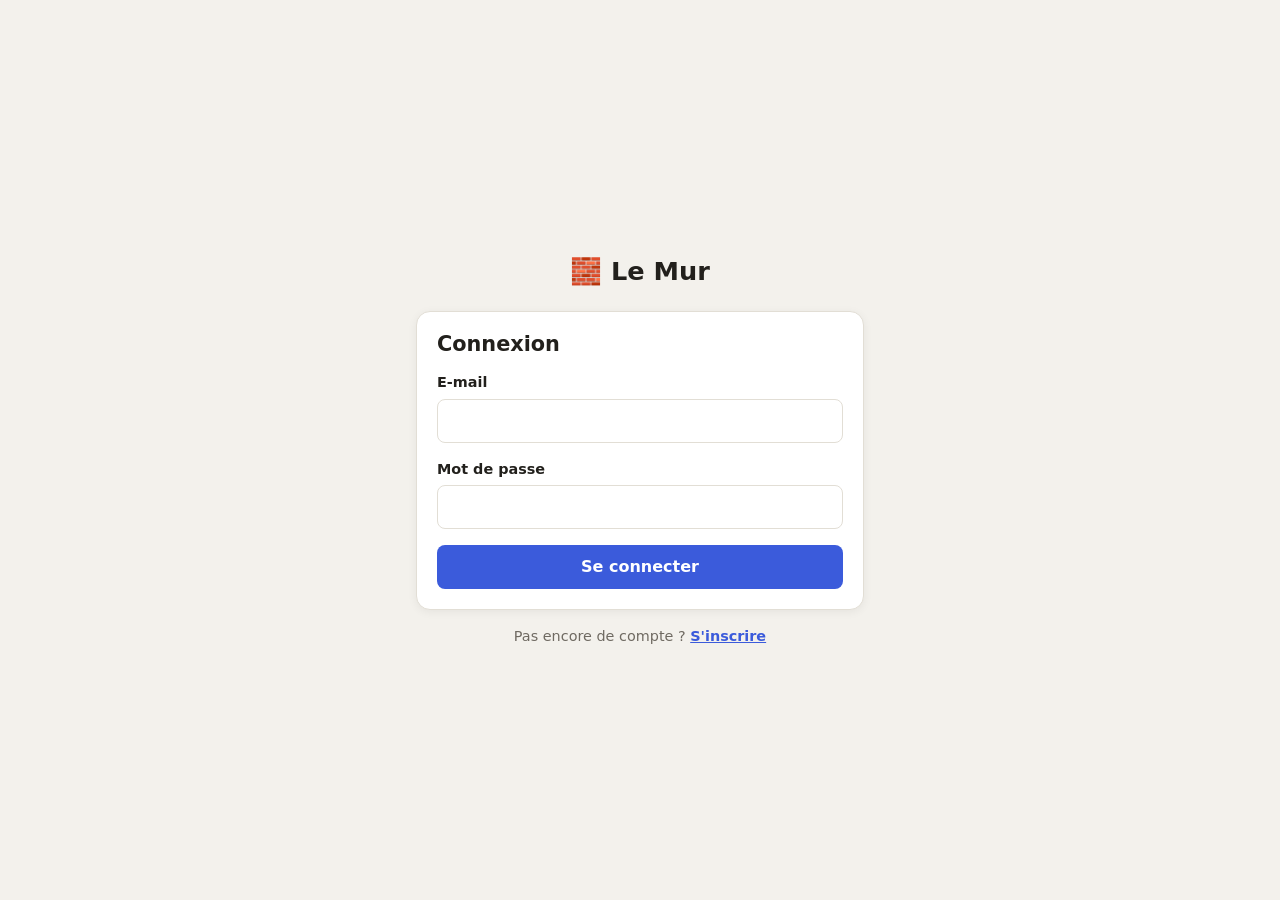
<file: index.html>
<!DOCTYPE html>
<html lang="fr">
<head>
  <meta charset="UTF-8">
  <meta name="viewport" content="width=device-width, initial-scale=1.0">
  <title>Connexion — Le Mur</title>
  <link rel="stylesheet" href="css/style.css">
</head>
<body>
  <main class="page auth">
    <p class="logo">🧱 Le Mur</p>

    <div class="card">
      <form id="login-form">
        <h1 class="form__title">Connexion</h1>

        <label>
          E-mail
          <input type="email" id="email" autocomplete="email" required>
        </label>

        <label>
          Mot de passe
          <input type="password" id="password" autocomplete="current-password" required>
        </label>

        <!-- Message d'erreur : invisible tant qu'il est vide -->
        <p id="error" class="error"></p>

        <button type="submit" class="btn">Se connecter</button>
      </form>
    </div>

    <p class="link">Pas encore de compte ? <a href="inscription.html">S'inscrire</a></p>
  </main>

  <script src="./js/views/connexion.js" type="module"></script>
</body>
</html>
</file>
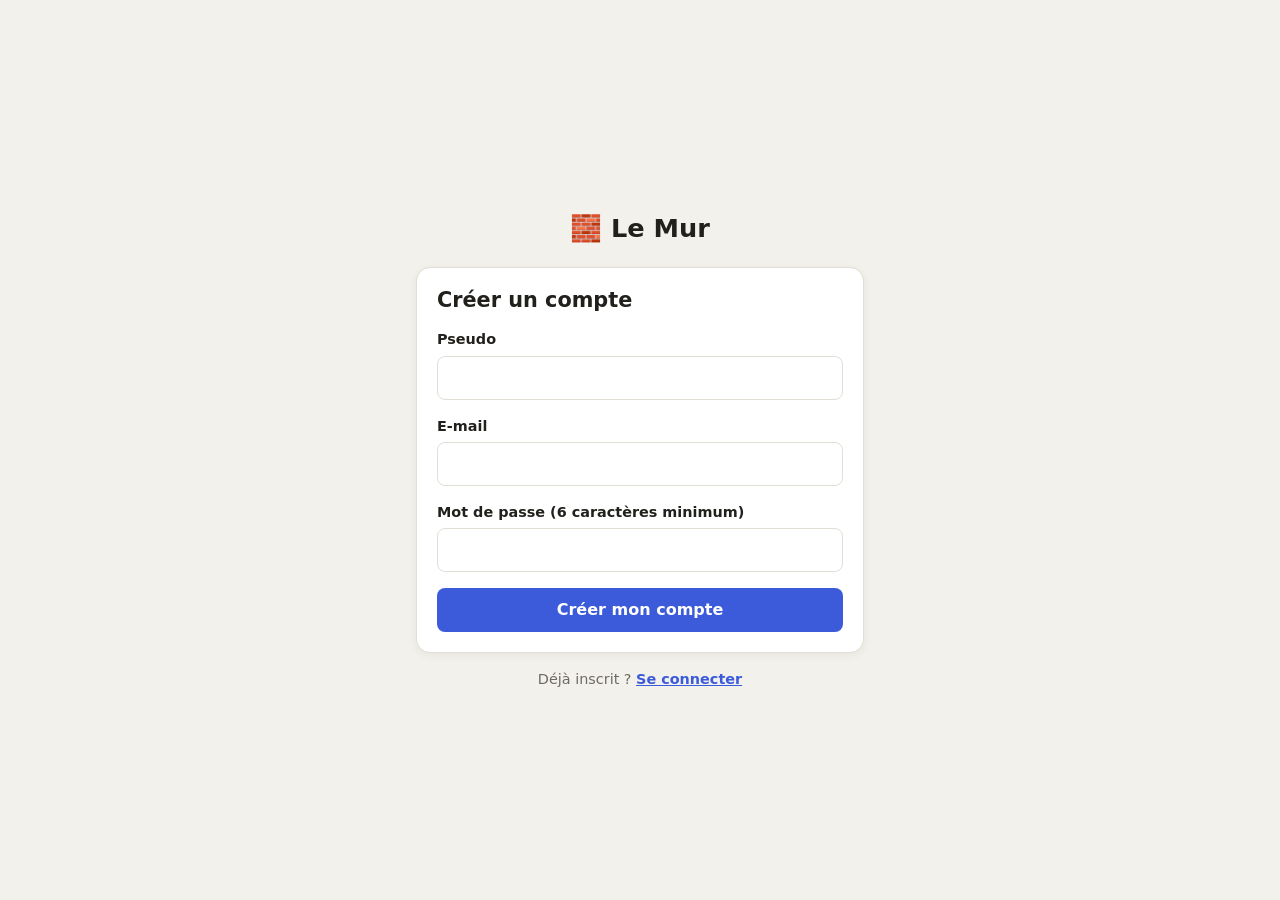
<file: inscription.html>
<!DOCTYPE html>
<html lang="fr">
<head>
  <meta charset="UTF-8">
  <meta name="viewport" content="width=device-width, initial-scale=1.0">
  <title>Inscription — Le Mur</title>
  <link rel="stylesheet" href="css/style.css">
</head>
<body>
  <main class="page auth">
    <p class="logo">🧱 Le Mur</p>

    <div class="card">
      <form id="register-form">
        <h1 class="form__title">Créer un compte</h1>

        <label>
          Pseudo
          <input type="text" id="username" minlength="2" maxlength="20" required>
        </label>

        <label>
          E-mail
          <input type="email" id="email" autocomplete="email" required>
        </label>

        <label>
          Mot de passe (6 caractères minimum)
          <input type="password" id="password" autocomplete="new-password" minlength="6" required>
        </label>

        <!-- Message d'erreur : invisible tant qu'il est vide -->
        <p id="error" class="error"></p>

        <button type="submit" class="btn">Créer mon compte</button>
      </form>
    </div>

    <p class="link">Déjà inscrit ? <a href="index.html">Se connecter</a></p>
  </main>

  <script src="./js/views/inscription.js" type="module"></script>
</body>
</html>
</file>
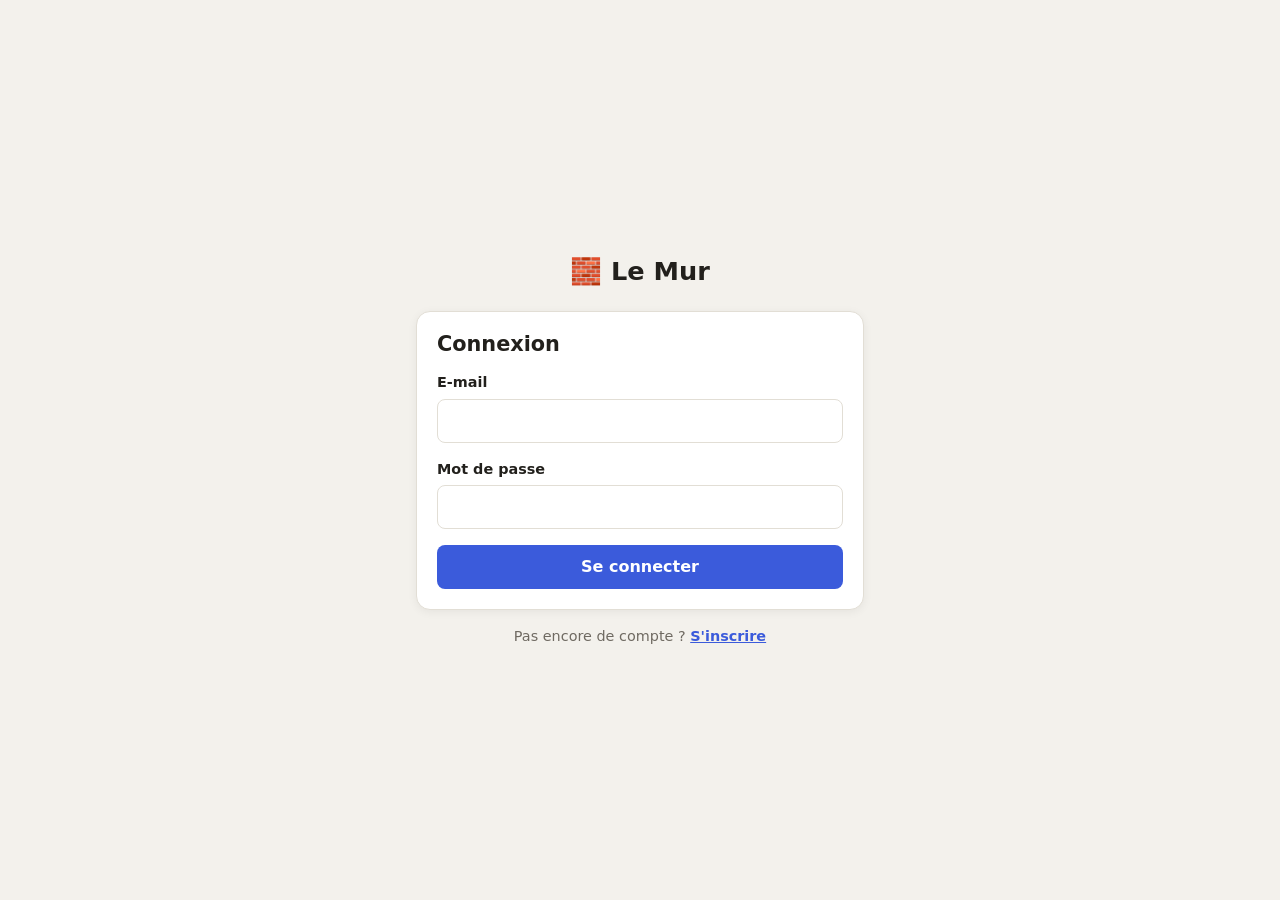
<file: modifier.html>
<!DOCTYPE html>
<html lang="fr">
<head>
  <meta charset="UTF-8">
  <meta name="viewport" content="width=device-width, initial-scale=1.0">
  <title>Modifier un message — Le Mur</title>
  <link rel="stylesheet" href="css/style.css">
</head>
<body>
  <main class="page">
    <a href="mur.html" class="back-link">← Retour au mur</a>

    <div class="card">
      <!-- L'id du message à modifier est dans l'URL : modifier.html?id=3 -->
      <form id="edit-form">
        <h1 class="form__title">Modifier mon message</h1>

        <label>
          Votre message (280 caractères maximum)
          <!-- Le texte actuel du message s'écrit dans ce champ -->
          <textarea id="content" rows="5" maxlength="280" required></textarea>
        </label>

        <!-- Message d'erreur : invisible tant qu'il est vide -->
        <p id="error" class="error"></p>

        <div class="form__actions">
          <a href="mur.html" class="btn btn--ghost">Annuler</a>
          <button type="submit" class="btn">Enregistrer</button>
        </div>
      </form>
    </div>
  </main>

  <script src="./js/views/update.js" type="module"></script>
</body>
</html>
</file>
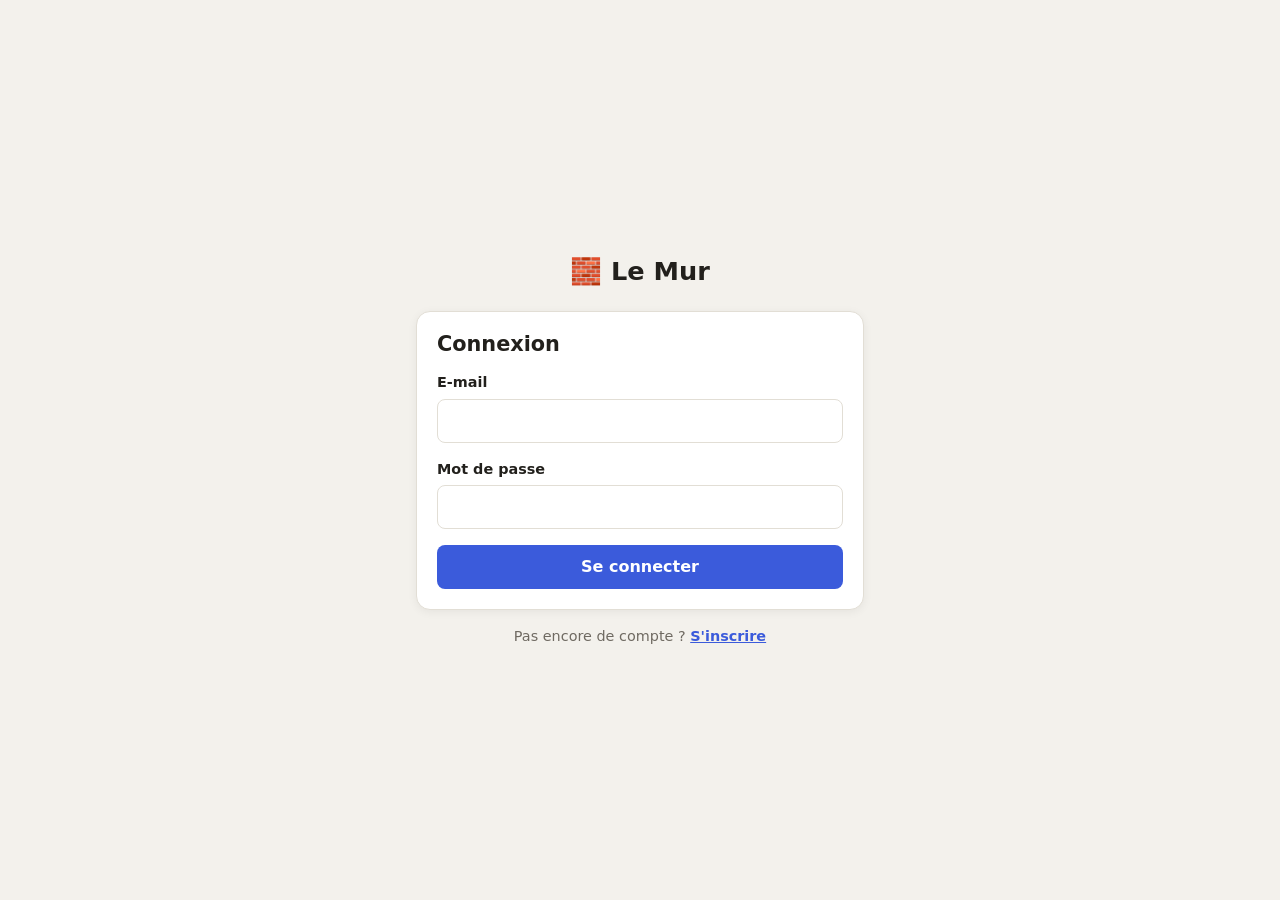
<file: mur.html>
<!DOCTYPE html>
<html lang="fr">
<head>
  <meta charset="UTF-8">
  <meta name="viewport" content="width=device-width, initial-scale=1.0">
  <title>Le Mur</title>
  <link rel="stylesheet" href="css/style.css">
</head>
<body>

  <header class="header">
    <div class="header__inner">
      <div>
        <p class="header__title">🧱 Le Mur</p>
        <!-- Le pseudo de l'utilisateur connecté s'écrit dans #username -->
        <p class="header__user">Connecté : <strong id="username"></strong></p>
      </div>
      <button type="button" id="logout-button" class="btn btn--ghost btn--small">Déconnexion</button>
    </div>
  </header>

  <main class="page wall">

    <!-- ===== Nouveau message ===== -->
    <section class="card">
      <form id="message-form">
        <h1 class="form__title">Nouveau message</h1>

        <label>
          Votre message (280 caractères maximum)
          <textarea id="content" rows="3" maxlength="280" placeholder="Écrivez quelque chose…" required></textarea>
        </label>

        <!-- Message d'erreur : invisible tant qu'il est vide -->
        <p id="message-error" class="error"></p>

        <button type="submit" class="btn">Publier</button>
      </form>
    </section>

    <!-- ===== Les messages ===== -->
    <section class="wall">
      <h2 class="section-title">Les messages</h2>

      <!-- Erreur générale du mur (chargement, suppression…) -->
      <p id="wall-error" class="error"></p>

      <!-- Les messages sont ajoutés ici en JavaScript -->
      <ul id="message-list" class="message-list">

        <!-- ================================================================
             MODÈLE 1 : message d'un autre utilisateur (pas de boutons)

        <li class="post">
          <div class="post__header">
            <span class="post__avatar">L</span>
            <div class="post__meta">
              <strong>Lucas</strong>
              <span class="post__date">20 nov. 2026, 09:15</span>
            </div>
          </div>
          <p class="post__content">Bienvenue sur le mur ! Présentez-vous en quelques mots 👋</p>
        </li>

        ================================================================ -->

        <!-- ================================================================
             MODÈLE 2 : message de l'utilisateur connecté
             - classe supplémentaire "post--mine"
             - lien « Modifier » vers modifier.html?id=<id du message>
             - bouton « Supprimer »
             - " · modifié" après la date si le message a été modifié (updatedAt)

        <li class="post post--mine">
          <div class="post__header">
            <span class="post__avatar">C</span>
            <div class="post__meta">
              <strong>Camille</strong>
              <span class="post__date">21 nov. 2026, 15:30 · modifié</span>
            </div>
          </div>
          <p class="post__content">Petit conseil : testez vos routes avec REST Client.</p>
          <div class="post__actions">
            <a href="modifier.html?id=3" class="post__button">Modifier</a>
            <button type="button" class="post__button post__button--danger">Supprimer</button>
          </div>
        </li>

        ================================================================ -->

        <!-- ================================================================
             MODÈLE 3 : aucun message sur le mur

        <li class="empty">Aucun message pour le moment. Soyez le premier à écrire !</li>

        ================================================================ -->

      </ul>
    </section>

  </main>

  <script src="./js/views/wall.js" type="module"></script>
</body>
</html>
</file>
<file: css/style.css>
/* =========================================================
   Le Mur — version mobile uniquement
   ========================================================= */

/* ---------- Variables ---------- */
:root {
  --bg: #f3f1ec;
  --surface: #ffffff;
  --border: #e2ded5;
  --text: #22201c;
  --muted: #6f6a62;
  --primary: #3b5bdb;
  --primary-hover: #2f4ac0;
  --mine: #eef2ff;
  --danger: #d6336c;
  --radius: 14px;
  --shadow: 0 2px 10px rgba(0, 0, 0, 0.06);
}

/* ---------- Base ---------- */
* {
  box-sizing: border-box;
}

body {
  margin: 0;
  font-family: system-ui, -apple-system, "Segoe UI", Roboto, sans-serif;
  line-height: 1.5;
  color: var(--text);
  background: var(--bg);
}

/* Le contenu reste dans une colonne de la largeur d'un téléphone */
.page {
  max-width: 480px;
  margin: 0 auto;
  padding: 1rem;
}

h1, h2 {
  margin: 0;
  line-height: 1.2;
}

a {
  color: var(--primary);
  font-weight: 600;
}

/* ---------- Pages connexion / inscription ---------- */
.auth {
  display: flex;
  flex-direction: column;
  justify-content: center;
  min-height: 100vh;
}

.logo {
  margin: 0 0 1.25rem;
  font-size: 1.6rem;
  font-weight: 800;
  text-align: center;
}

.link {
  margin: 1rem 0 0;
  text-align: center;
  font-size: 0.9rem;
  color: var(--muted);
}

/* ---------- Carte ---------- */
.card {
  padding: 1.25rem;
  background: var(--surface);
  border: 1px solid var(--border);
  border-radius: var(--radius);
  box-shadow: var(--shadow);
}

/* ---------- Formulaires ---------- */
form {
  display: flex;
  flex-direction: column;
  gap: 1rem;
}

.form__title {
  font-size: 1.3rem;
}

label {
  display: flex;
  flex-direction: column;
  gap: 0.3rem;
  font-size: 0.9rem;
  font-weight: 600;
}

input,
textarea {
  width: 100%;
  min-height: 44px;
  padding: 0.6rem 0.75rem;
  font: inherit;
  background: var(--surface);
  border: 1px solid var(--border);
  border-radius: 8px;
}

textarea {
  resize: vertical;
}

input:focus,
textarea:focus,
button:focus-visible,
a:focus-visible {
  outline: 2px solid var(--primary);
  outline-offset: 1px;
}

/* ---------- Boutons ---------- */
.btn {
  display: inline-flex;
  align-items: center;
  justify-content: center;
  min-height: 44px;
  padding: 0.5rem 1rem;
  font: inherit;
  font-weight: 600;
  text-decoration: none;
  color: #fff;
  background: var(--primary);
  border: 1px solid transparent;
  border-radius: 8px;
  cursor: pointer;
}

.btn:hover {
  background: var(--primary-hover);
}

.btn--ghost {
  color: var(--text);
  background: transparent;
  border-color: var(--border);
}

.btn--ghost:hover {
  background: var(--surface);
}

.btn--small {
  min-height: 36px;
  padding: 0.3rem 0.8rem;
  font-size: 0.875rem;
}

/* ---------- Message d'erreur ---------- */
/* Vide = invisible : il suffit d'écrire un texte dedans pour l'afficher */
.error {
  margin: 0;
  padding: 0.6rem 0.8rem;
  font-size: 0.9rem;
  color: var(--danger);
  background: #fdecf2;
  border-left: 4px solid var(--danger);
  border-radius: 6px;
}

.error:empty {
  display: none;
}

/* ---------- En-tête du mur ---------- */
.header {
  position: sticky;
  top: 0;
  z-index: 10;
  background: var(--surface);
  border-bottom: 1px solid var(--border);
}

.header__inner {
  display: flex;
  align-items: center;
  justify-content: space-between;
  gap: 0.5rem;
  max-width: 480px;
  margin: 0 auto;
  padding: 0.75rem 1rem;
}

.header__title {
  margin: 0;
  font-size: 1.2rem;
  font-weight: 800;
}

.header__user {
  margin: 0;
  font-size: 0.8rem;
  color: var(--muted);
}

/* ---------- Mur ---------- */
.wall {
  display: flex;
  flex-direction: column;
  gap: 1.25rem;
}

.section-title {
  font-size: 1.1rem;
}

.message-list {
  display: flex;
  flex-direction: column;
  gap: 0.75rem;
  margin: 0;
  padding: 0;
  list-style: none;
}

/* Un message */
.post {
  padding: 1rem;
  background: var(--surface);
  border: 1px solid var(--border);
  border-radius: var(--radius);
  box-shadow: var(--shadow);
}

/* Un message écrit par l'utilisateur connecté */
.post--mine {
  background: var(--mine);
  border-color: #c5d0fa;
}

.post__header {
  display: flex;
  align-items: center;
  gap: 0.6rem;
}

.post__avatar {
  display: grid;
  place-items: center;
  flex-shrink: 0;
  width: 2.25rem;
  height: 2.25rem;
  font-weight: 700;
  color: #fff;
  background: var(--primary);
  border-radius: 50%;
}

.post__meta {
  display: flex;
  flex-direction: column;
}

.post__date {
  font-size: 0.8rem;
  color: var(--muted);
}

.post__content {
  margin: 0.6rem 0 0;
  overflow-wrap: anywhere;
  white-space: pre-line;
}

.post__actions {
  display: flex;
  justify-content: flex-end;
  gap: 0.5rem;
  margin-top: 0.75rem;
}

.post__button {
  padding: 0.3rem 0.7rem;
  font: inherit;
  font-size: 0.85rem;
  font-weight: 600;
  text-decoration: none;
  color: var(--primary);
  background: var(--surface);
  border: 1px solid var(--border);
  border-radius: 6px;
  cursor: pointer;
}

.post__button--danger {
  color: var(--danger);
}

/* Aucun message */
.empty {
  padding: 2rem 1rem;
  text-align: center;
  color: var(--muted);
  border: 2px dashed var(--border);
  border-radius: var(--radius);
}

/* ---------- Page de modification ---------- */
.back-link {
  display: inline-block;
  margin-bottom: 1rem;
  text-decoration: none;
}

.form__actions {
  display: flex;
  gap: 0.5rem;
}

.form__actions .btn {
  flex: 1;
}
</file>
